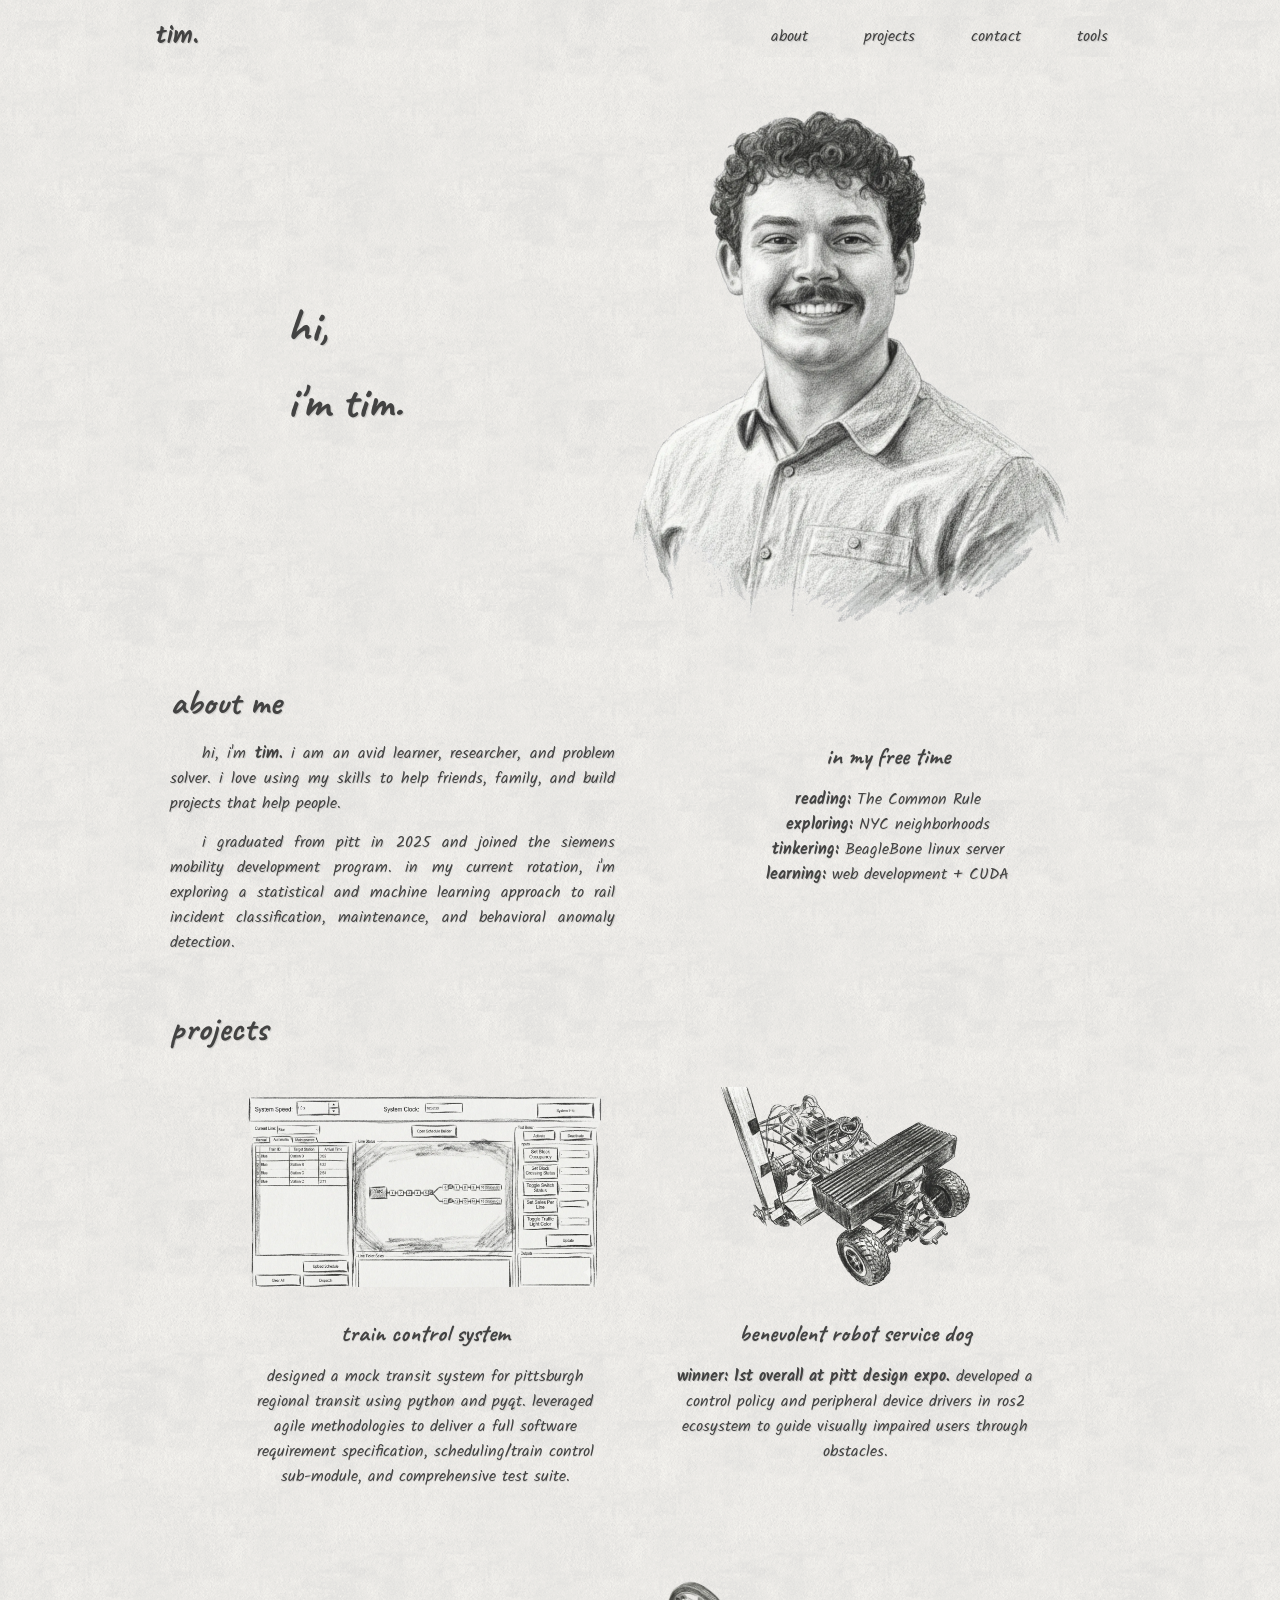
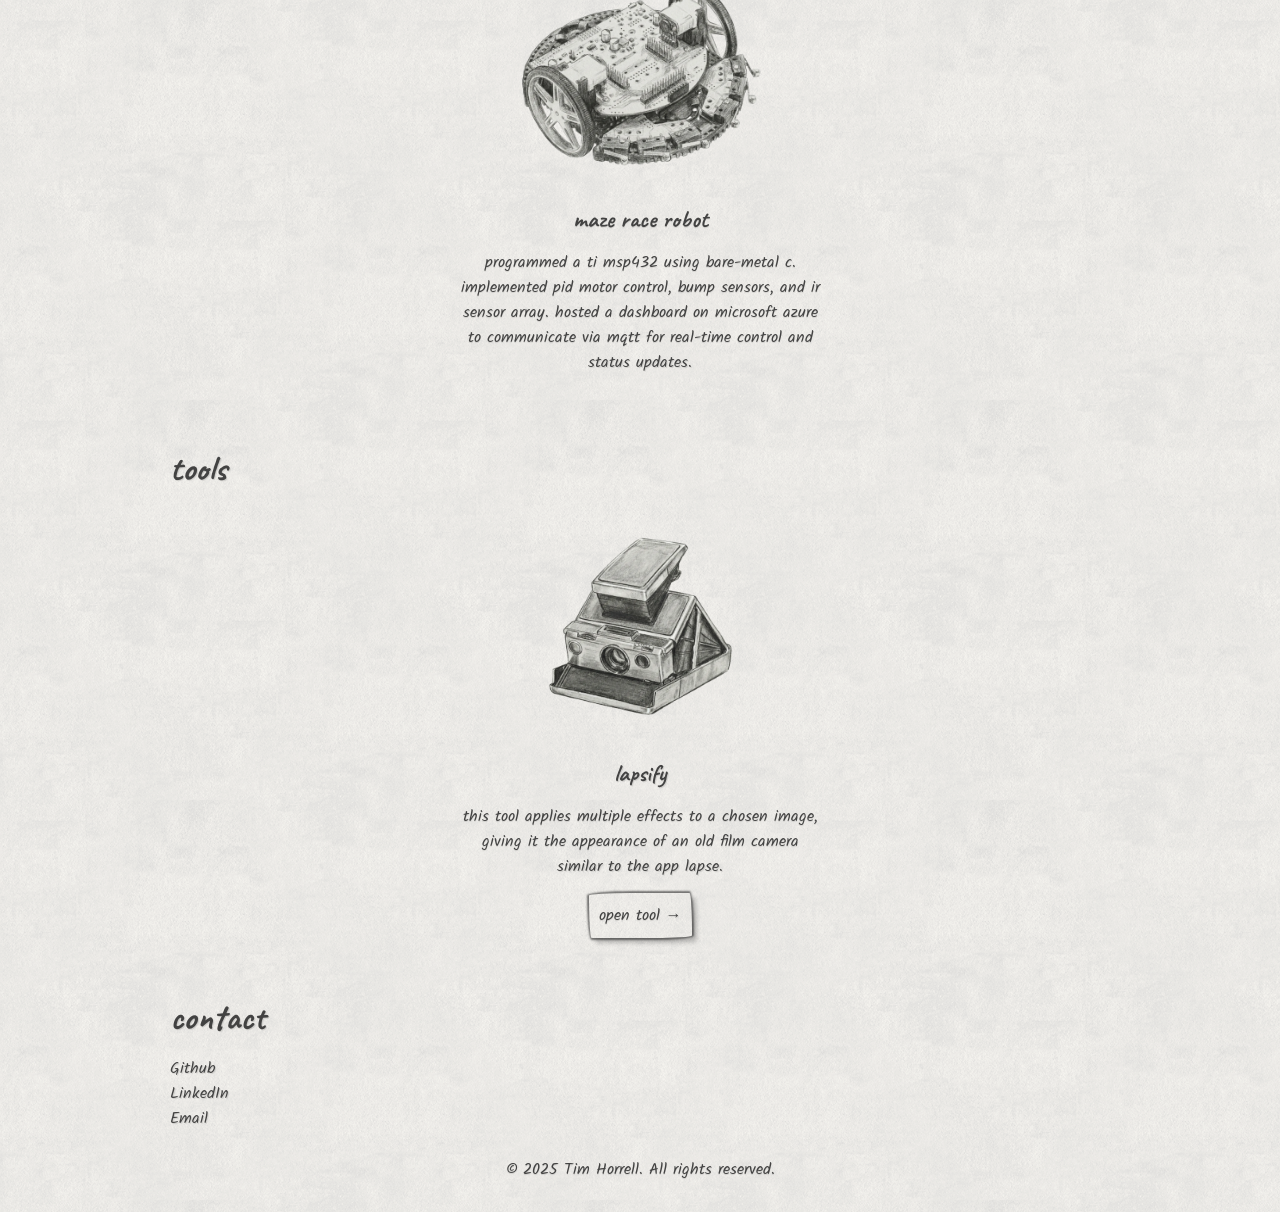
<file: index.html>
<!DOCTYPE html>
<html lang="en">
<head>
    <meta charset="UTF-8">
    <meta name="viewport" content="width=device-width, initial-scale=1.0">
    <meta name="description" content="Tim Horrell is a Data Analyst and Developer in NYC specializing in rail transportation systems and manufacturing software. University of Pittsburgh Alumni.">
    <title>tim horrell | data analyst & developer</title>
    <link rel="stylesheet" href="css/styles.css">
    <link rel="preconnect" href="https://fonts.googleapis.com">
    <link rel="preconnect" href="https://fonts.gstatic.com" crossorigin>
    <link href="https://fonts.googleapis.com/css2?family=Caveat:wght@400;700&family=Kalam:wght@300;400;700&display=swap" rel="stylesheet">

    <link rel="canonical" href="https://timhorrell.com/">

    <link rel="apple-touch-icon" sizes="180x180" href="/apple-touch-icon.png">
    <link rel="icon" type="image/png" sizes="32x32" href="/favicon-32x32.png">
    <link rel="icon" type="image/png" sizes="16x16" href="/favicon-16x16.png">
    <link rel="manifest" href="/site.webmanifest">

    <meta property="og:title" content="Tim Horrell | Data Analyst & Developer">
    <meta property="og:description" content="Data Analyst and Developer specializing in rail transportation systems and manufacturing software.">
    <meta property="og:image" content="https://timhorrell.com/images/preview.jpg">
    <meta property="og:url" content="https://timhorrell.com">
    <meta property="og:type" content="website">

    <meta name="twitter:card" content="summary_large_image">
    <meta name="twitter:title" content="Tim Horrell | Data Analyst & Developer">
    <meta name="twitter:description" content="Data Analyst and Developer specializing in rail transportation systems and manufacturing software.">
    <meta name="twitter:image" content="https://timhorrell.com/images/preview.jpg">

    <meta property="og:image:width" content="1200">
    <meta property="og:image:height" content="630">

    <script type="application/ld+json">
        {
        "@context": "https://schema.org",
        "@type": "Person",
        "name": "Tim Horrell",
        "url": "https://timhorrell.com",
        "jobTitle": "Data Analyst",
        "description": "Data scientist and developer specializing in rail transportation and manufacturing software.",
        "address": {
            "@type": "PostalAddress",
            "addressLocality": "New York",
            "addressRegion": "NY",
            "addressCountry": "US"
        },
        "alumniOf": {
            "@type": "CollegeOrUniversity",
            "name": "University of Pittsburgh" 
        },
        "sameAs": [
            "https://www.linkedin.com/in/timothy-horrell",
            "https://github.com/tdhorrell"
        ]
        }
    </script>
</head>

<body>
    <h1 class="visually-hidden">Tim Horrell - Data Analyst & Developer</h1>
    <header class="site-header content">
        <div class="logo"><a href="#top">tim.</a></div>
        <nav class="main-nav">
            <button class="nav-toggle" aria-label="Toggle navigation">
                <span class="hamburger"></span>
            </button>
            <ul class="nav-menu">
                <li><a href="#about">about</a></li>
                <li><a href="#projects">projects</a></li>
                <li><a href="#contact">contact</a></li>
                <li><a href="#tools">tools</a></li>
            </ul>
        </nav>
    </header>

    <section id="hero" class="hero content">
        <div class="hero-text">
            <h1>hi,</h1>
            <h1>i'm tim.</h1>
        </div>
        <img src="images/headshot.webp" alt="Portrait of Time Horrell" class="hero-image">
    </section>

    <section id="about" class="about content">
        <h2>about me</h2>
        <div class="about-container">
            <div class="about-text">
                <p>hi, i&apos;m <strong>tim.</strong> i am an avid learner, researcher, and problem solver. i love using my skills to help friends, family, and build projects that help people.</p>
                <p>i graduated from pitt in 2025 and joined the siemens mobility development program. in my current rotation, i'm exploring a statistical and machine learning approach to rail incident classification, maintenance, and behavioral anomaly detection.</p>
            </div>
    
            <div class="about-extras">
                <h3>in my free time</h3>
                <ul class="scribble-list">
                    <li><strong>reading:</strong> The Common Rule</li>
                    <li><strong>exploring:</strong> NYC neighborhoods</li>
                    <li><strong>tinkering:</strong> BeagleBone linux server</li>
                    <li><strong>learning:</strong> web development + CUDA</li>
                </ul>
            </div>
        </div>
    </section>

    <section id="projects" class="projects content">
        <h2>projects</h2>
        <div class="project-grid">
            <article class="project-card">
                <img src="images/ctc-office-charcoal.webp" alt="Train Control System Interface">
                <h3>train control system</h3>
                <p>designed a mock transit system for pittsburgh regional transit using python and pyqt. leveraged agile methodologies to deliver a full software requirement specification, scheduling/train control sub-module, and comprehensive test suite.</p>
            </article>
    
            <article class="project-card">
                <img src="images/brsd-charcoal.webp" alt="Benevolent Robot Service Dog">
                <h3>benevolent robot service dog</h3>
                <p><strong>winner: 1st overall at pitt design expo.</strong> developed a control policy and peripheral device drivers in ros2 ecosystem to guide visually impaired users through obstacles.</p>
            </article>
    
            <article class="project-card">
                <img src="images/pololu-chasis-charcoal.webp" alt="Maze Race Robot">
                <h3>maze race robot</h3>
                <p>programmed a ti msp432 using bare-metal c. implemented pid motor control, bump sensors, and ir sensor array. hosted a dashboard on microsoft azure to communicate via mqtt for real-time control and status updates.</p>
            </article>
        </div>
    </section>

    <section id="tools" class="tools content">
        <h2>tools</h2>
        <div class="tool-grid">
            <article class="tool-card">
                <img src="images/film-camera.webp" alt="Lapsify Tool Logo">
                <h3>lapsify</h3>
                <p>this tool applies multiple effects to a chosen image, giving it the appearance of an old film camera similar to the app lapse.</p>
            
                <a href="tools/lapsify/index.html" class="tool-button">
                    open tool →
                </a>
            </article>
        </div>
    </section>

    <section id="contact" class="contact content">
        <h2>contact</h2>
        <ul class="contact-links">
            <li><a href="https://github.com/tdhorrell" target="_blank" rel="noopener noreferrer">Github</a></li>
            <li><a href="https://www.linkedin.com/in/tim-horrell" target="_blank" rel="noopener noreferrer">LinkedIn</a></li>
            <li><a href="mailto:td.horrell11@gmail.com">Email</a></li>
        </ul>
    </section>

    <footer class="site-footer">
        <p>&copy; 2025 Tim Horrell. All rights reserved.</p>
    </footer>

    <script src="script.js"></script>
</body>
</html>
</file>
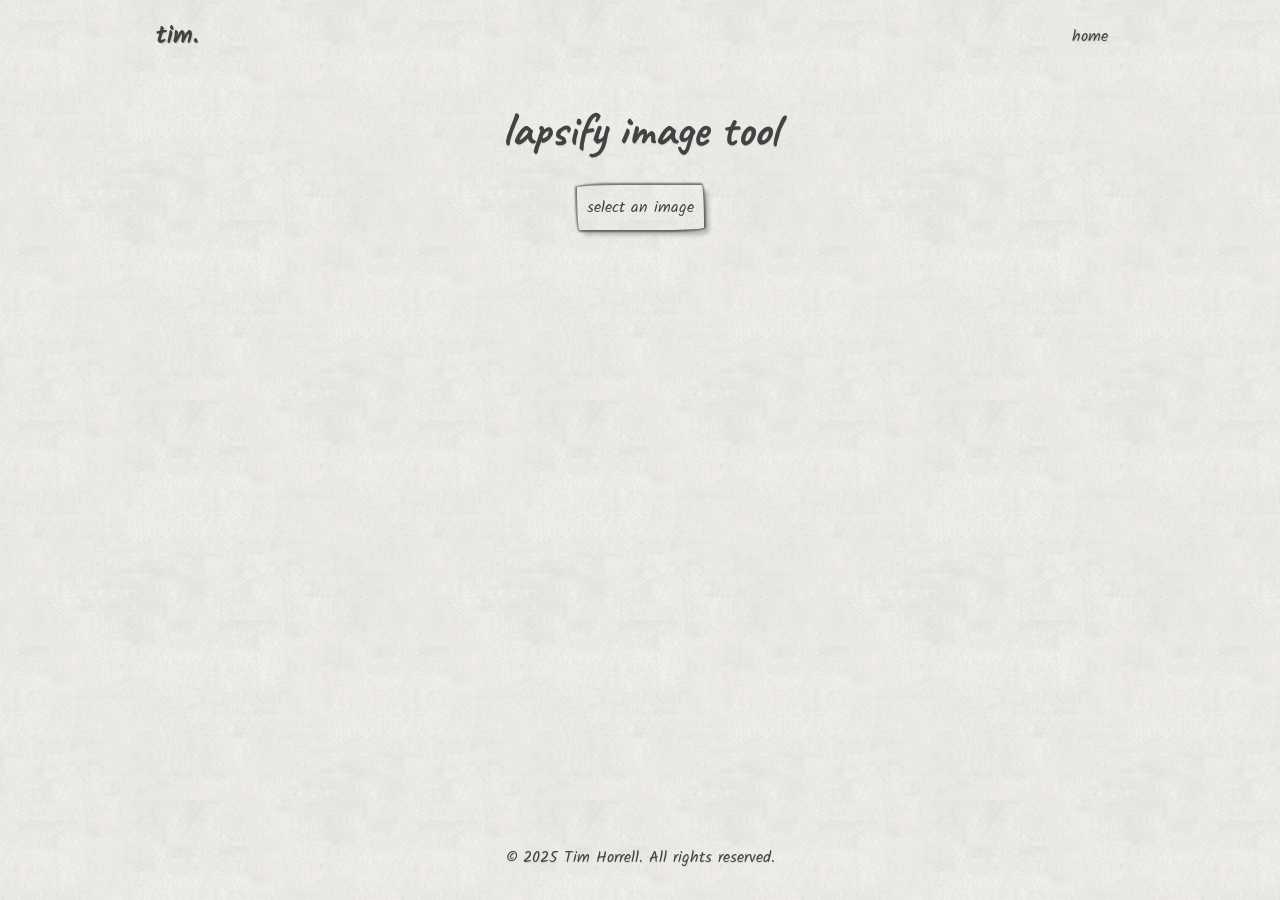
<file: tools/lapsify/index.html>
<!DOCTYPE html>
<html lang="en">
<head>
    <meta charset="UTF-8">
    <meta name="viewport" content="width=device-width, initial-scale=1.0">
    <meta name="description" content="Lapsify is an image processing tool for applying a film-like transform. Fast, simple, and browser-based.">
    <title>lapsify | tim's webtools</title>
    <link rel="stylesheet" href="../../css/styles.css">
    <link rel="stylesheet" href="../../css/lapsify.css">
    <link rel="preconnect" href="https://fonts.googleapis.com">
    <link rel="preconnect" href="https://fonts.gstatic.com" crossorigin>
    <link href="https://fonts.googleapis.com/css2?family=Caveat:wght@400;700&family=Kalam:wght@300;400;700&display=swap" rel="stylesheet">

    <link rel="canonical" href="https://timhorrell.com/lapsify">

    <link rel="apple-touch-icon" sizes="180x180" href="/apple-touch-icon.png">
    <link rel="icon" type="image/png" sizes="32x32" href="/favicon-32x32.png">
    <link rel="icon" type="image/png" sizes="16x16" href="/favicon-16x16.png">
    <link rel="manifest" href="/site.webmanifest">

    <meta property="og:title" content="lapsify | tim's webtools">
    <meta property="og:description" content="Fast browser-based image processing tool built by Tim Horrell.">
    <meta property="og:image" content="https://timhorrell.com/images/lapsify-preview.jpg">
    <meta property="og:url" content="https://timhorrell.com/lapsify">

    <meta name="twitter:title" content="lapsify | tim's webtools">
    <meta name="twitter:description" content="Fast browser-based image processing tool.">
    <meta name="twitter:image" content="https://timhorrell.com/images/lapsify-preview.jpg">

    <script type="application/ld+json">
        {
        "@context": "https://schema.org",
        "@type": "SoftwareApplication",
        "name": "Lapsify",
        "url": "https://timhorrell.com/lapsify",
        "applicationCategory": "MultimediaApplication",
        "operatingSystem": "Web",
        "creator": {
            "@type": "Person",
            "name": "Tim Horrell"
        }
        }
    </script>
</head>

<body>
    <h1 class="visually-hidden">lapsify | tim's webtools</h1>
    <header class="site-header content">
        <div class="logo"><a href="../../index.html">tim.</a></div>
        <nav class="main-nav">
            <button class="nav-toggle" aria-label="Toggle navigation">
                <span class="hamburger"></span>
            </button>
            <ul class="nav-menu">
                <li><a href="../../index.html">home</a></li>
            </ul>
        </nav>
    </header>

    <section id="lapsify" class="lapsify content">
        <h1>lapsify image tool</h1>
        
        <input type="file" id="hiddenInput" accept="image/*" style="display: none">

        <button id="initial-upload-button" class="lapsify-primary-button">
            select an image
        </button>

        <div class="editor-container">
            <div id="lapsify-comparison" class="lapsify-comparison hidden">
                <div class="lapsify-original-image">
                    <h3>original</h3>
                    <canvas id="originalCanvas" class="lapsify-canvas"></canvas>
                </div>
                <div class="lapsify-filtered-image">
                    <h3>lapsified</h3>
                    <canvas id="filteredCanvas" class="lapsify-canvas"></canvas>
                </div>
            </div>

            <div class="lapsify-actions hidden">
                <button id="download" class="lapsify-download-button">download</button>
                <button id="upload-new-button" class="lapsify-secondary-button">upload new</button>
                <a href="../../index.html" class="lapsify-home-button">
                    go home →
                </a>
            </div>
        </div>
    </section>

    <footer class="site-footer">
        <p>&copy; 2025 Tim Horrell. All rights reserved.</p>
    </footer>

    <script src="lapsify.js"></script>
</body>
</html>
</file>
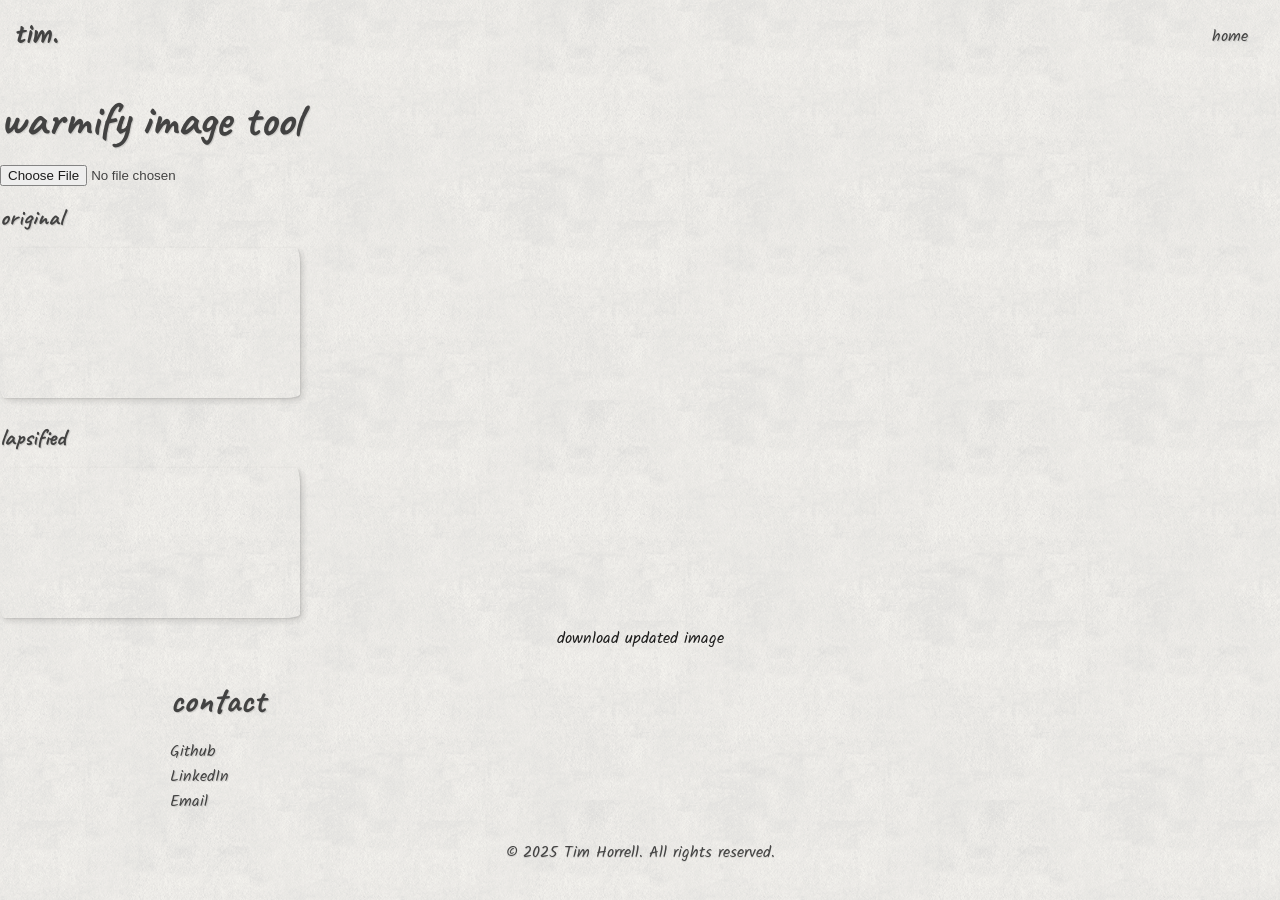
<file: tools/warmify/index.html>
<!DOCTYPE html>
<html lang="en">
<head>
    <meta charset="UTF-8">
    <meta name="viewport" content="width=device-width, initial-scale=1.0">
    <meta name="description" content="Tim's Tools">
    <title>Tim's Tools</title>
    <link rel="stylesheet" href="../../css/styles.css">
    <link rel="stylesheet" href="../../css/lapsify.css">
    <link rel="preconnect" href="https://fonts.googleapis.com">
    <link rel="preconnect" href="https://fonts.gstatic.com" crossorigin>
    <link href="https://fonts.googleapis.com/css2?family=Caveat:wght@400;700&family=Kalam:wght@300;400;700&display=swap" rel="stylesheet">
</head>

<body>
    <header class="site-header">
        <div class="logo">tim.</div>
        <nav class="main-nav">
            <button class="nav-toggle" aria-label="Toggle navigation">
                <span class="hamburger"></span>
            </button>
            <ul class="nav-menu">
                <li><a href="../../index.html">home</a></li>
            </ul>
        </nav>
    </header>

    <h1>warmify image tool</h1>
    <input type="file" id="upload" accept="image/*">

    <div class="comparison">
        <div>
            <h3>original</h3>
            <canvas id="originalCanvas" class="tool-canvas"></canvas>
        </div>
        <div>
            <h3>lapsified</h3>
            <canvas id="filteredCanvas" class="tool-canvas"></canvas>
        </div>
    </div>

    <button id="download">download updated image</button>

    <section id="contact" class="contact content">
        <h2>contact</h2>
        <ul class="contact-links">
            <li><a href="https://github.com/tdhorrell" target="_blank" rel="noopener noreferrer">Github</a></li>
            <li><a href="https://www.linkedin.com/in/timothy-horrell" target="_blank" rel="noopener noreferrer">LinkedIn</a></li>
            <li><a href="mailto:td.horrell11@gmail.com">Email</a></li>
        </ul>
    </section>

    <footer class="site-footer">
        <p>&copy; 2025 Tim Horrell. All rights reserved.</p>
    </footer>

    <script src="lapsify.js"></script>
</body>
</html>
</file>
<file: css/styles.css>
* {
    margin: 0;
    padding: 0;
    box-sizing: border-box;
}

html {
    font-size: 62.5%; /* 1rem = 10px */
    scroll-behavior: smooth;
}

:root {
    /* Colors - Charcoal Drawing Theme */
    --color-paper: #fcfaf5;
    --color-charcoal: #2c2c2c;
    --color-graphite: #4a4a4a;
    --color-sketch: #6b6b6b;
    --color-accent: #8b7355;
    
    /* Typography */
    --font-main: 'Kalam', cursive;
    --font-heading: 'Caveat', cursive;
}

/* Base Styles */
.logo a:hover {
    text-decoration: none;
}

body {
    font-size: 1.6rem;
    font-family: var(--font-main);
    color: var(--color-charcoal);
    background-color: var(--color-paper);
    background-image: url('../images/clean-gray-paper.png');
    background-repeat: repeat;
    background-size: 400px 400px;
    min-height: 100vh;
    opacity: 0.88;
    text-shadow: 0.5px 0.5px 1px rgba(0, 0, 0, 0.15);
    filter: blur(0.25px);
}

.content {
    max-width: 1000px;
    width: 100%;
    margin: 0 auto;
}

.visually-hidden {
  position: absolute;
  width: 1px;
  height: 1px;
  margin: -1px;
  padding: 0;
  overflow: hidden;
  clip: rect(0, 0, 0, 0);
  border: 0;
}

/* Sections */
section {
    display: flex;
    flex-direction: column;
    padding: 1rem 3rem;
}

h1, h2, h3, h4, h5, h6 {
    font-family: var(--font-heading);
    margin: 1.6rem 0;
}

p {
    margin-bottom: 1.4rem;
}

h1 { font-size: 4.8rem; }
h2 { font-size: 3.6rem; }
h3 { font-size: 2.4rem; }

a {
    text-decoration: none;
    color: var(--color-charcoal);
}

a:hover {
    text-decoration: underline;
}

ul, ol {
    list-style: none;
}

button {
    border: none;
    background: none;
    font: inherit;
    cursor: pointer;
}

/* Header */
.site-header {
    display: flex;
    justify-content: space-between;
    align-items: center;
    padding: 1.6rem;
    position: relative;
}

.logo {
    font-size: 2.4rem;
    font-weight: 700;
}

/* Hamburger Button */
.nav-toggle {
    display: block;
    padding: 0.8rem;
}

.hamburger {
    display: block;
    width: 2.5rem;
    height: 0.2rem;
    background-color: var(--color-charcoal);
    position: relative;
}

.hamburger::before {
    content: '';
    position: absolute;
    width: 2.5rem;
    height: 0.2rem;
    background-color: var(--color-charcoal);
    top: -0.8rem;
    left: 0;
}

.hamburger::after {
    content: '';
    position: absolute;
    width: 2.5rem;
    height: 0.2rem;
    background-color: var(--color-charcoal);
    top: 0.8rem;
    left: 0;
}

/* Nav Menu */
ul.nav-menu {
    display: none;
    position: absolute;
    top: 100%;
    left: 0;
    right: 0;
    padding: 1.6rem;
    background-color: var(--color-paper);
    background-image: url('../images/clean-gray-paper.png');
    background-repeat: repeat;
    background-size: 400px 400px;
}

ul.nav-menu.active {
    display: block !important;
}

.nav-menu li {
    margin-bottom: 1.6rem;
}

.nav-menu a {
    display: block;
    padding: 1.2rem;
    font-size: 1.8rem;
    text-align: center;
    color: var(--color-charcoal);
}

.nav-menu a:hover {
    text-decoration: underline;
}

/* Hero Section */
.hero {
    flex-direction: column;
    justify-content: center;
    align-items: center;
    gap: 3rem;
    text-align: center;
}

.hero-text {
    max-width: 500px;
    width: auto;
    margin: 0 auto;
    text-align: left;
}

.hero img {
    width: 100%;
    max-width: 35em;
    height: auto;
    object-fit: contain;
}

/* About Section */
.about-container {
    display: flex;
    flex-direction: column;
    gap: 2rem;
    justify-content: center;
    align-items: flex-start;
}

.about-text, .about-extras {
    flex: 1;
    width: 100%;
}

.about-text p {
    text-indent: 2em;
    text-align: justify;
}

.about-extras h3 {
    margin-top: 0;
}

.about-extras {
    text-align: center;
}

/* Project Grid and Tool Grid */
.project-grid, .tool-grid{
    display: flex;
    flex-wrap: wrap;
    justify-content: center;
    gap: 3rem;
}

.project-card, .tool-card{
    flex: 1 1 300px;
    max-width: 400px;
    padding: 2rem;
    display: flex;
    flex-direction: column; 
    align-items: center;
    text-align: center;
}

.project-card img, .tool-card img {
    width: 100%;
    height: 200px;
    object-fit: contain;
    margin-bottom: 1.5rem;
}

.tool-button {
  display: inline-block;
  padding: 10px 10px;
  background: transparent;
  color: var(--color-charcoal);
  text-decoration: none;
  border-radius: 255px 15px 225px 15px / 15px 225px 15px 255px;
  box-shadow: 0px 0px 2px 2px rgba(40, 40, 40, 0.7), 5px 5px 4px 0px rgba(40, 40, 40, 0.3);
  transition: background-color 0.2s ease;
}

.tool-button:hover {
  background-color: rgba(40, 40, 40, 0.05);
  text-decoration: none;
}

/* Footer */
.site-footer {
    display: flex;
    justify-content: center;
    align-items: center;
    padding: 1.6rem;
}

/* Desktop */
@media (min-width: 768px) {
    .nav-toggle {
        display: none;
    }
    
    ul.nav-menu {
        display: flex !important;
        position: static;
        border-bottom: none;
        padding: 0;
        gap: 2.4rem;
    }
    
    .nav-menu li {
        margin-bottom: 0;
    }
    
    .nav-menu a {
        padding: 0.8rem 1.6rem;
        font-size: 1.6rem;
    }

    .hero {
        flex-direction: row;
        text-align: left;
        gap: 3rem;
        justify-content: center;
    }

    .hero-text {
        padding-left: 2rem;
        padding-right: 2rem;
    }

    .hero img {
        flex: 0 0 auto;
    }

    .about-container {
        flex-direction: row;
        gap: 5rem;
    }
}
</file>
<file: css/lapsify.css>
/* lapsify.css */

body {
    display: flex;
    flex-direction: column;
    margin: 0;
    min-height: 100vh;
}

.lapsify {
    display: flex;
    flex-direction: column;
    align-items: center;
    flex: 1;
    gap: 1rem;
}

canvas {
    border-radius: 12px 4px 15px 5px / 5px 15px 4px 12px;
    box-shadow: 3px 3px 6px rgba(0, 0, 0, 0.15), 
                1px 1px 2px rgba(0, 0, 0, 0.1);
}

.lapsify-comparison {
    display: flex;
    flex-direction: column;
    align-items: center;
    width: 100%;
    min-height: 0;
}

.editor-container {
  display: flex;
  flex-direction: column;
  align-items: center;
  justify-content: flex-start;
  gap: 1rem;
  margin: 0;
}

.lapsify-original-image, 
.lapsify-filtered-image {
    display: flex;
    flex-direction: column;
    align-items: center;
    width: 100%;
    min-height: 0;
}

.lapsify-canvas {
    width: 100%;
    height: auto;
    max-height: 50vh;
    object-fit: contain;
    margin-bottom: 0.5rem;
    display: block;
}

.lapsify-actions {
    display: flex;
    justify-content: center;
    flex-wrap: wrap;
    gap: 2rem;
    margin: 2rem 0rem;
}

.lapsify-primary-button, .lapsify-secondary-button, .lapsify-download-button, .lapsify-home-button{
  display: inline-block;
  padding: 10px 10px;
  background: transparent;
  color: var(--color-charcoal);
  text-decoration: none;
  border-radius: 255px 15px 225px 15px / 15px 225px 15px 255px;
  box-shadow: 0px 0px 2px 2px rgba(40, 40, 40, 0.7), 5px 5px 4px 0px rgba(40, 40, 40, 0.3);
  transition: background-color 0.2s ease;
}

.lapsify-primary-button:hover, .lapsify-secondary-button:hover, .lapsify-download-button:hover, .lapsify-home-button:hover {
  background-color: rgba(40, 40, 40, 0.05);
  text-decoration: none;
}

.site-footer {
    flex-shrink: 0;
}

/* utility class to hide elements */
.hidden {
    display: none !important;
}

@media (min-width: 768px) {
    .lapsify-comparison {
        flex-direction: row;
        justify-content: space-evenly;
        align-items: stretch; /* Make both sides equal height */
        gap: 2rem;
    }

    .lapsify-original-image, 
    .lapsify-filtered-image {
        height: 100%;
    }

    .lapsify-canvas {
        max-height: 60vh; /* Allow much larger images on desktop */
        height: auto;
    }
}
</file>
